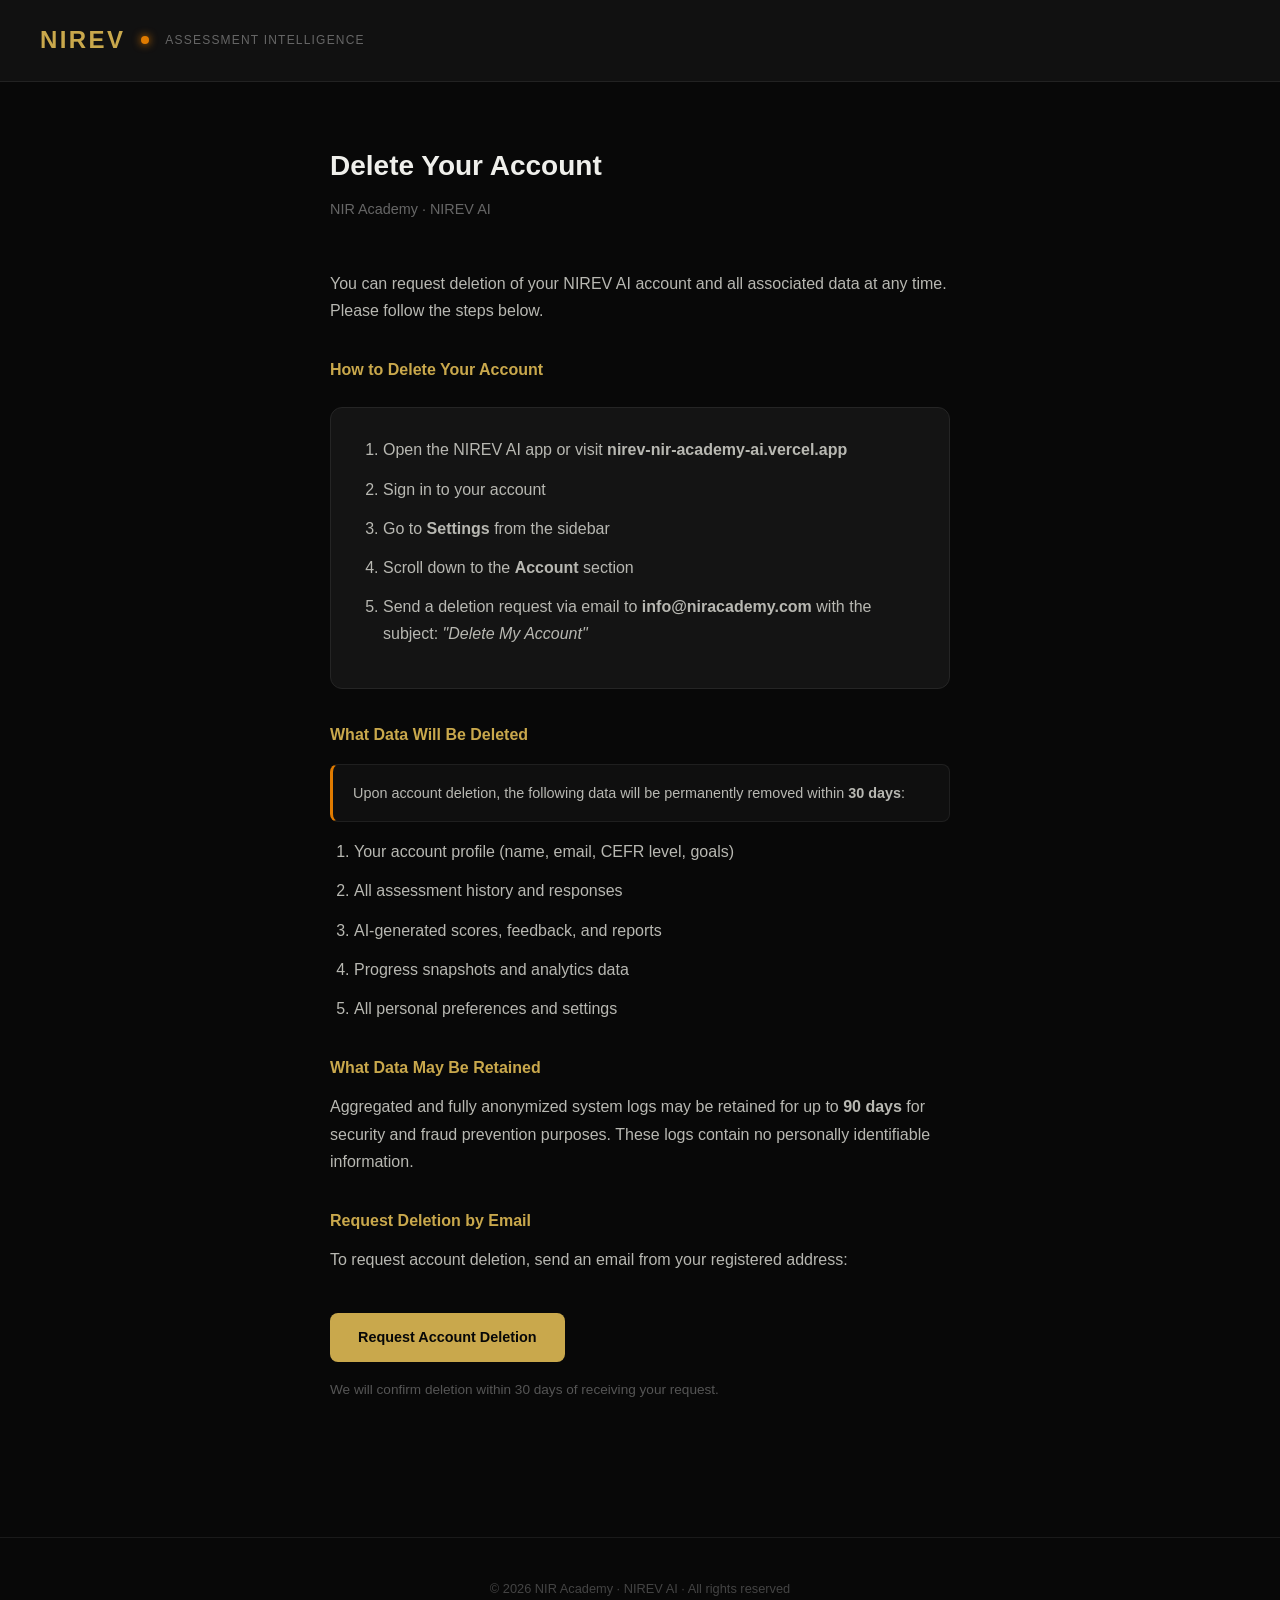
<file: delete-account.html>
<!DOCTYPE html>
<html lang="en">
<head>
  <meta charset="UTF-8" />
  <meta name="viewport" content="width=device-width, initial-scale=1.0" />
  <title>Delete Account — NIREV AI</title>
  <style>
    * { box-sizing: border-box; margin: 0; padding: 0; }
    body { font-family: -apple-system, BlinkMacSystemFont, 'Inter', sans-serif; background: #080808; color: #EFEFEB; line-height: 1.7; }
    .header { background: #111; border-bottom: 1px solid #222; padding: 20px 40px; display: flex; align-items: center; gap: 16px; }
    .header__logo { font-size: 1.5rem; font-weight: 700; letter-spacing: 0.1em; color: #C9A84C; }
    .header__dot { width: 8px; height: 8px; border-radius: 50%; background: #E07B00; box-shadow: 0 0 8px #E07B00; }
    .header__sub { font-size: 0.75rem; color: #666; letter-spacing: 0.1em; text-transform: uppercase; }
    .container { max-width: 700px; margin: 0 auto; padding: 60px 40px; }
    h1 { font-size: 1.75rem; font-weight: 600; color: #EFEFEB; margin-bottom: 8px; }
    .subtitle { font-size: 0.9rem; color: #666; margin-bottom: 48px; }
    h2 { font-size: 1rem; font-weight: 600; color: #C9A84C; margin: 32px 0 12px; }
    p { color: #B8B8B2; margin-bottom: 16px; }
    ol { color: #B8B8B2; padding-left: 24px; margin-bottom: 16px; }
    ol li { margin-bottom: 12px; }
    .step-box { background: #141414; border: 1px solid #252525; border-radius: 12px; padding: 28px; margin: 24px 0; }
    .step-box ol { margin: 0; }
    .data-box { background: #0f0f0f; border: 1px solid #1f1f1f; border-left: 3px solid #E07B00; border-radius: 8px; padding: 16px 20px; margin: 16px 0; }
    .data-box p { margin: 0; font-size: 0.9rem; }
    .email-btn { display: inline-block; margin-top: 24px; padding: 12px 28px; background: #C9A84C; color: #080808; border-radius: 8px; font-weight: 700; font-size: 0.9rem; text-decoration: none; }
    .footer { text-align: center; padding: 40px; color: #444; font-size: 0.8rem; border-top: 1px solid #1a1a1a; margin-top: 60px; }
    @media (max-width: 600px) { .container { padding: 40px 20px; } .header { padding: 16px 20px; } }
  </style>
</head>
<body>
  <div class="header">
    <span class="header__logo">NIREV</span>
    <span class="header__dot"></span>
    <span class="header__sub">Assessment Intelligence</span>
  </div>

  <div class="container">
    <h1>Delete Your Account</h1>
    <div class="subtitle">NIR Academy · NIREV AI</div>

    <p>You can request deletion of your NIREV AI account and all associated data at any time. Please follow the steps below.</p>

    <h2>How to Delete Your Account</h2>
    <div class="step-box">
      <ol>
        <li>Open the NIREV AI app or visit <strong>nirev-nir-academy-ai.vercel.app</strong></li>
        <li>Sign in to your account</li>
        <li>Go to <strong>Settings</strong> from the sidebar</li>
        <li>Scroll down to the <strong>Account</strong> section</li>
        <li>Send a deletion request via email to <strong>info@niracademy.com</strong> with the subject: <em>"Delete My Account"</em></li>
      </ol>
    </div>

    <h2>What Data Will Be Deleted</h2>
    <div class="data-box">
      <p>Upon account deletion, the following data will be permanently removed within <strong>30 days</strong>:</p>
    </div>
    <ol>
      <li>Your account profile (name, email, CEFR level, goals)</li>
      <li>All assessment history and responses</li>
      <li>AI-generated scores, feedback, and reports</li>
      <li>Progress snapshots and analytics data</li>
      <li>All personal preferences and settings</li>
    </ol>

    <h2>What Data May Be Retained</h2>
    <p>Aggregated and fully anonymized system logs may be retained for up to <strong>90 days</strong> for security and fraud prevention purposes. These logs contain no personally identifiable information.</p>

    <h2>Request Deletion by Email</h2>
    <p>To request account deletion, send an email from your registered address:</p>
    <a href="mailto:info@niracademy.com?subject=Delete%20My%20Account&body=Please%20delete%20my%20NIREV%20AI%20account%20and%20all%20associated%20data." class="email-btn">
      Request Account Deletion
    </a>
    <p style="margin-top: 16px; font-size: 0.85rem; color: #555;">We will confirm deletion within 30 days of receiving your request.</p>

  </div>

  <div class="footer">© 2026 NIR Academy · NIREV AI · All rights reserved</div>
</body>
</html>
</file>
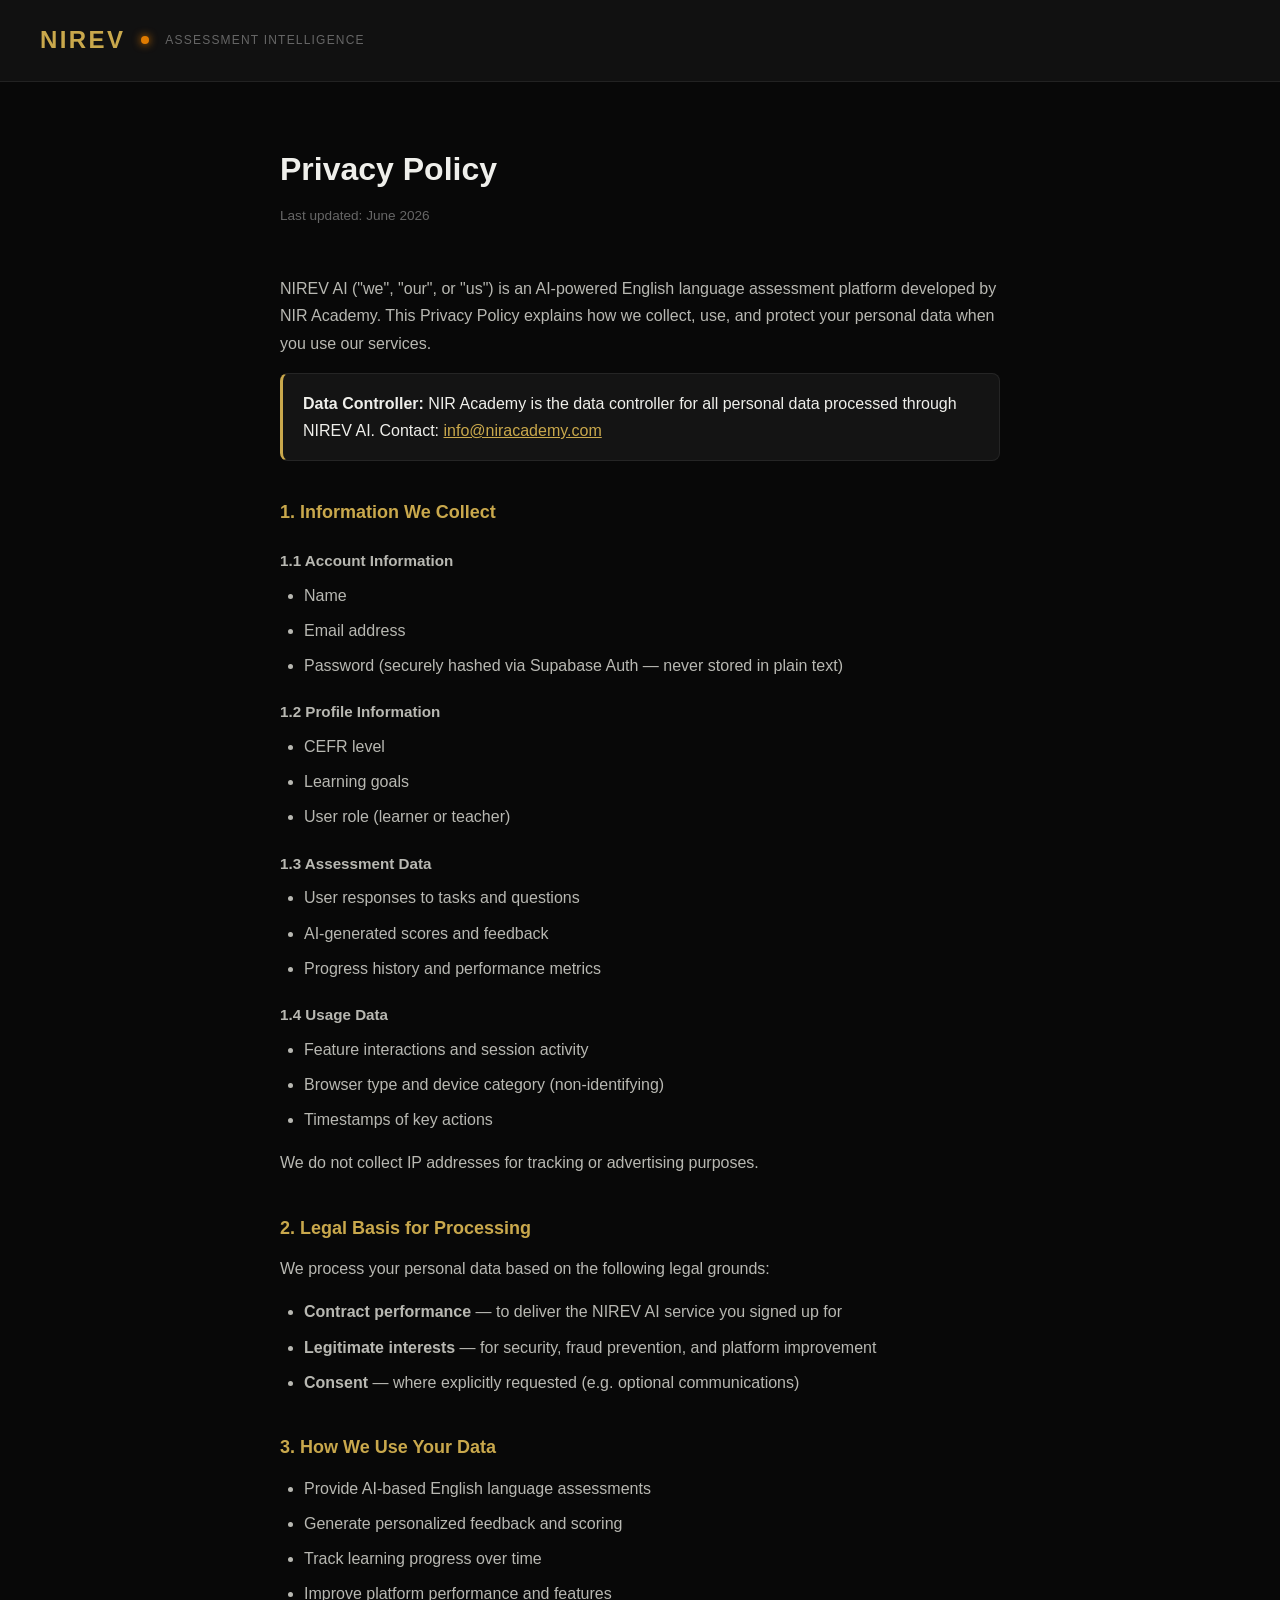
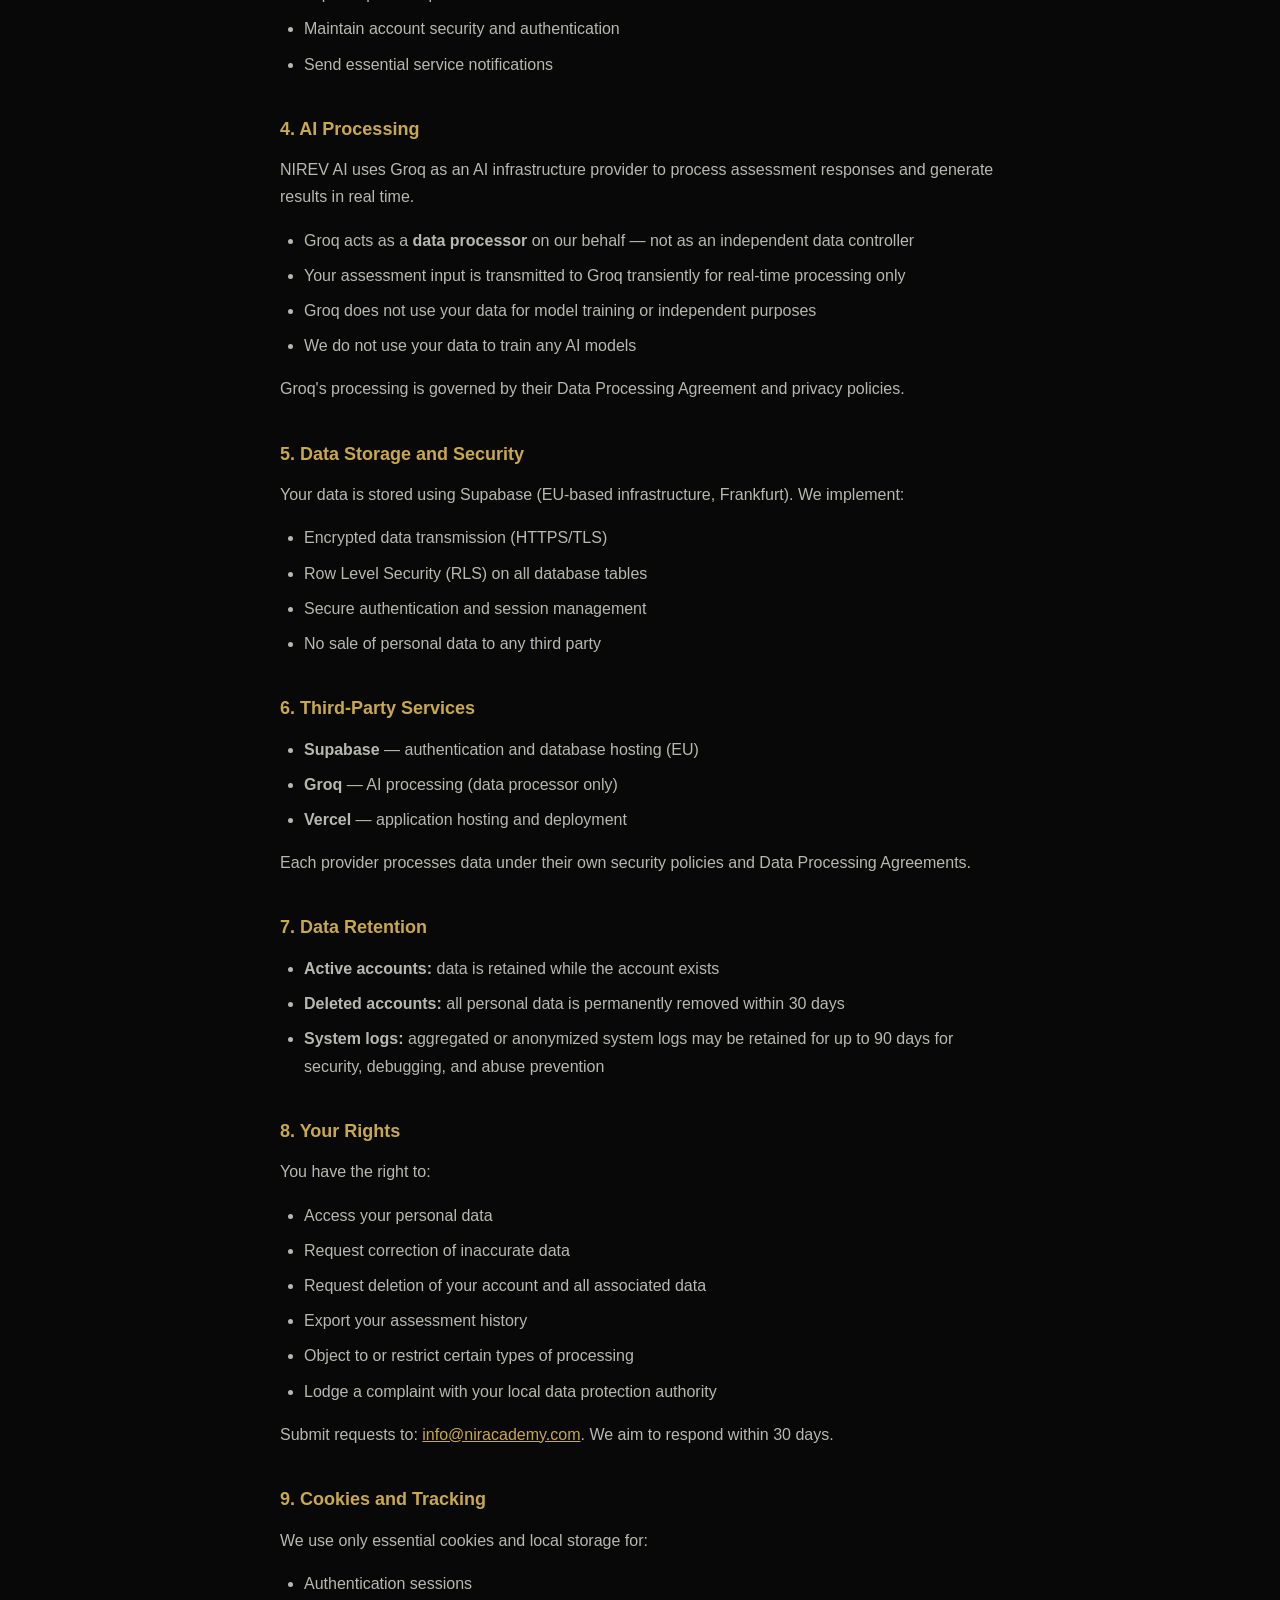
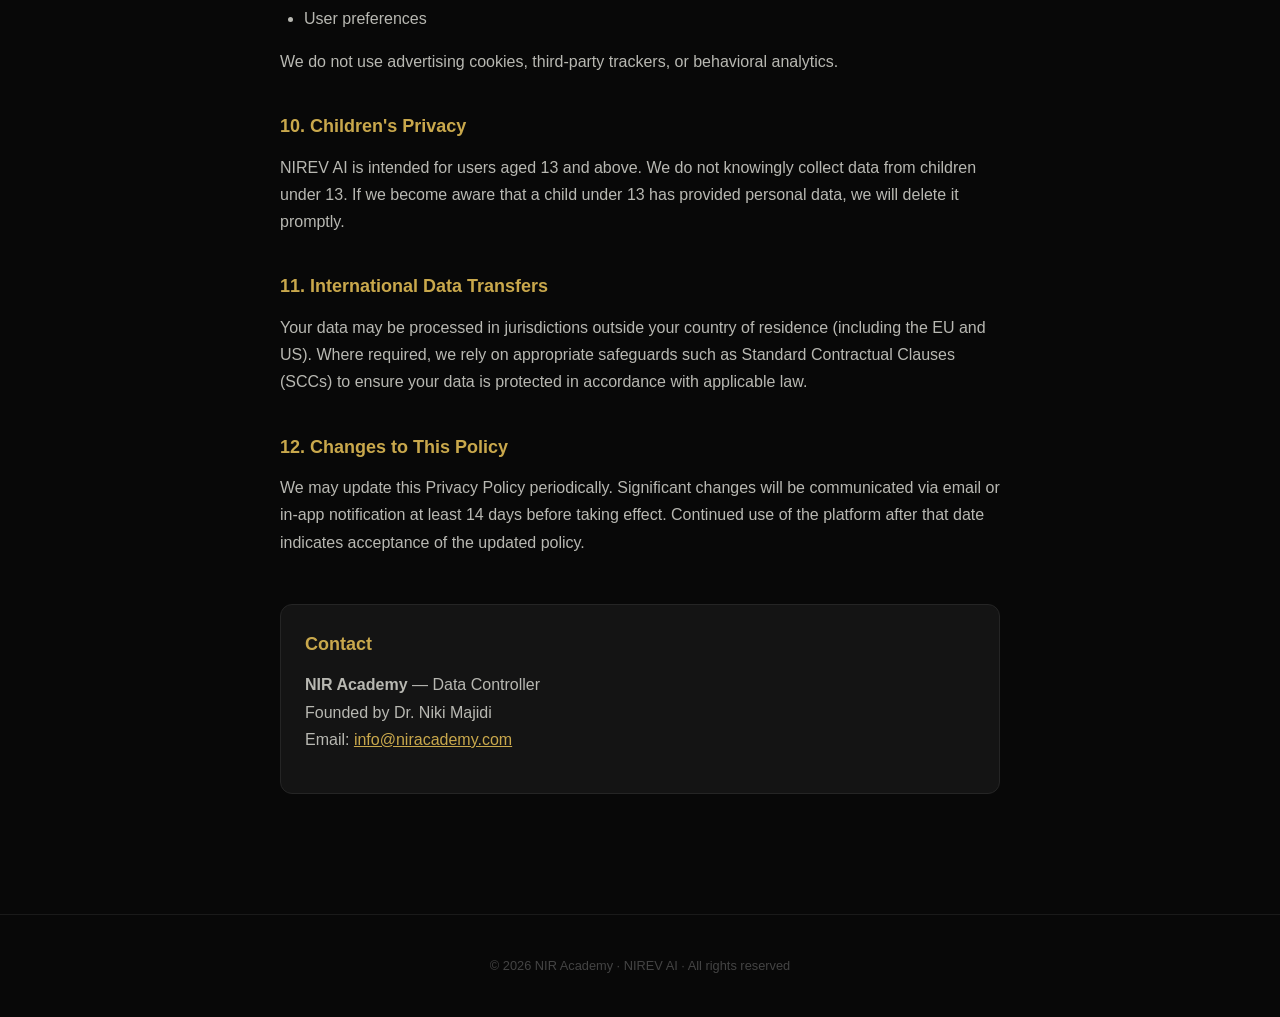
<file: privacy.html>
<!DOCTYPE html>
<html lang="en">
<head>
  <meta charset="UTF-8" />
  <meta name="viewport" content="width=device-width, initial-scale=1.0" />
  <title>Privacy Policy — NIREV AI</title>
  <style>
    * { box-sizing: border-box; margin: 0; padding: 0; }
    body { font-family: -apple-system, BlinkMacSystemFont, 'Inter', sans-serif; background: #080808; color: #EFEFEB; line-height: 1.7; }
    .header { background: #111; border-bottom: 1px solid #222; padding: 20px 40px; display: flex; align-items: center; gap: 16px; }
    .header__logo { font-size: 1.5rem; font-weight: 700; letter-spacing: 0.1em; color: #C9A84C; }
    .header__dot { width: 8px; height: 8px; border-radius: 50%; background: #E07B00; box-shadow: 0 0 8px #E07B00; }
    .header__sub { font-size: 0.75rem; color: #666; letter-spacing: 0.1em; text-transform: uppercase; }
    .container { max-width: 800px; margin: 0 auto; padding: 60px 40px; }
    h1 { font-size: 2rem; font-weight: 600; color: #EFEFEB; margin-bottom: 8px; }
    .last-updated { font-size: 0.85rem; color: #666; margin-bottom: 48px; }
    h2 { font-size: 1.125rem; font-weight: 600; color: #C9A84C; margin: 36px 0 12px; }
    h3 { font-size: 0.95rem; font-weight: 600; color: #B8B8B2; margin: 20px 0 8px; }
    p { color: #B8B8B2; margin-bottom: 16px; }
    ul { color: #B8B8B2; padding-left: 24px; margin-bottom: 16px; }
    ul li { margin-bottom: 8px; }
    a { color: #C9A84C; }
    .info-box { background: #141414; border: 1px solid #252525; border-left: 3px solid #C9A84C; border-radius: 8px; padding: 16px 20px; margin: 16px 0; }
    .contact-box { background: #141414; border: 1px solid #252525; border-radius: 12px; padding: 24px; margin-top: 48px; }
    .contact-box h2 { margin-top: 0; }
    .footer { text-align: center; padding: 40px; color: #444; font-size: 0.8rem; border-top: 1px solid #1a1a1a; margin-top: 60px; }
    @media (max-width: 600px) { .container { padding: 40px 20px; } .header { padding: 16px 20px; } h1 { font-size: 1.5rem; } }
  </style>
</head>
<body>
  <div class="header">
    <span class="header__logo">NIREV</span>
    <span class="header__dot"></span>
    <span class="header__sub">Assessment Intelligence</span>
  </div>
  <div class="container">
    <h1>Privacy Policy</h1>
    <div class="last-updated">Last updated: June 2026</div>

    <p>NIREV AI ("we", "our", or "us") is an AI-powered English language assessment platform developed by NIR Academy. This Privacy Policy explains how we collect, use, and protect your personal data when you use our services.</p>

    <div class="info-box">
      <strong>Data Controller:</strong> NIR Academy is the data controller for all personal data processed through NIREV AI. Contact: <a href="mailto:info@niracademy.com">info@niracademy.com</a>
    </div>

    <h2>1. Information We Collect</h2>
    <h3>1.1 Account Information</h3>
    <ul>
      <li>Name</li>
      <li>Email address</li>
      <li>Password (securely hashed via Supabase Auth — never stored in plain text)</li>
    </ul>
    <h3>1.2 Profile Information</h3>
    <ul>
      <li>CEFR level</li>
      <li>Learning goals</li>
      <li>User role (learner or teacher)</li>
    </ul>
    <h3>1.3 Assessment Data</h3>
    <ul>
      <li>User responses to tasks and questions</li>
      <li>AI-generated scores and feedback</li>
      <li>Progress history and performance metrics</li>
    </ul>
    <h3>1.4 Usage Data</h3>
    <ul>
      <li>Feature interactions and session activity</li>
      <li>Browser type and device category (non-identifying)</li>
      <li>Timestamps of key actions</li>
    </ul>
    <p>We do not collect IP addresses for tracking or advertising purposes.</p>

    <h2>2. Legal Basis for Processing</h2>
    <p>We process your personal data based on the following legal grounds:</p>
    <ul>
      <li><strong>Contract performance</strong> — to deliver the NIREV AI service you signed up for</li>
      <li><strong>Legitimate interests</strong> — for security, fraud prevention, and platform improvement</li>
      <li><strong>Consent</strong> — where explicitly requested (e.g. optional communications)</li>
    </ul>

    <h2>3. How We Use Your Data</h2>
    <ul>
      <li>Provide AI-based English language assessments</li>
      <li>Generate personalized feedback and scoring</li>
      <li>Track learning progress over time</li>
      <li>Improve platform performance and features</li>
      <li>Maintain account security and authentication</li>
      <li>Send essential service notifications</li>
    </ul>

    <h2>4. AI Processing</h2>
    <p>NIREV AI uses Groq as an AI infrastructure provider to process assessment responses and generate results in real time.</p>
    <ul>
      <li>Groq acts as a <strong>data processor</strong> on our behalf — not as an independent data controller</li>
      <li>Your assessment input is transmitted to Groq transiently for real-time processing only</li>
      <li>Groq does not use your data for model training or independent purposes</li>
      <li>We do not use your data to train any AI models</li>
    </ul>
    <p>Groq's processing is governed by their Data Processing Agreement and privacy policies.</p>

    <h2>5. Data Storage and Security</h2>
    <p>Your data is stored using Supabase (EU-based infrastructure, Frankfurt). We implement:</p>
    <ul>
      <li>Encrypted data transmission (HTTPS/TLS)</li>
      <li>Row Level Security (RLS) on all database tables</li>
      <li>Secure authentication and session management</li>
      <li>No sale of personal data to any third party</li>
    </ul>

    <h2>6. Third-Party Services</h2>
    <ul>
      <li><strong>Supabase</strong> — authentication and database hosting (EU)</li>
      <li><strong>Groq</strong> — AI processing (data processor only)</li>
      <li><strong>Vercel</strong> — application hosting and deployment</li>
    </ul>
    <p>Each provider processes data under their own security policies and Data Processing Agreements.</p>

    <h2>7. Data Retention</h2>
    <ul>
      <li><strong>Active accounts:</strong> data is retained while the account exists</li>
      <li><strong>Deleted accounts:</strong> all personal data is permanently removed within 30 days</li>
      <li><strong>System logs:</strong> aggregated or anonymized system logs may be retained for up to 90 days for security, debugging, and abuse prevention</li>
    </ul>

    <h2>8. Your Rights</h2>
    <p>You have the right to:</p>
    <ul>
      <li>Access your personal data</li>
      <li>Request correction of inaccurate data</li>
      <li>Request deletion of your account and all associated data</li>
      <li>Export your assessment history</li>
      <li>Object to or restrict certain types of processing</li>
      <li>Lodge a complaint with your local data protection authority</li>
    </ul>
    <p>Submit requests to: <a href="mailto:info@niracademy.com">info@niracademy.com</a>. We aim to respond within 30 days.</p>

    <h2>9. Cookies and Tracking</h2>
    <p>We use only essential cookies and local storage for:</p>
    <ul>
      <li>Authentication sessions</li>
      <li>User preferences</li>
    </ul>
    <p>We do not use advertising cookies, third-party trackers, or behavioral analytics.</p>

    <h2>10. Children's Privacy</h2>
    <p>NIREV AI is intended for users aged 13 and above. We do not knowingly collect data from children under 13. If we become aware that a child under 13 has provided personal data, we will delete it promptly.</p>

    <h2>11. International Data Transfers</h2>
    <p>Your data may be processed in jurisdictions outside your country of residence (including the EU and US). Where required, we rely on appropriate safeguards such as Standard Contractual Clauses (SCCs) to ensure your data is protected in accordance with applicable law.</p>

    <h2>12. Changes to This Policy</h2>
    <p>We may update this Privacy Policy periodically. Significant changes will be communicated via email or in-app notification at least 14 days before taking effect. Continued use of the platform after that date indicates acceptance of the updated policy.</p>

    <div class="contact-box">
      <h2>Contact</h2>
      <p><strong>NIR Academy</strong> — Data Controller<br/>Founded by Dr. Niki Majidi<br/>Email: <a href="mailto:info@niracademy.com">info@niracademy.com</a></p>
    </div>
  </div>
  <div class="footer">© 2026 NIR Academy · NIREV AI · All rights reserved</div>
</body>
</html>
</file>
